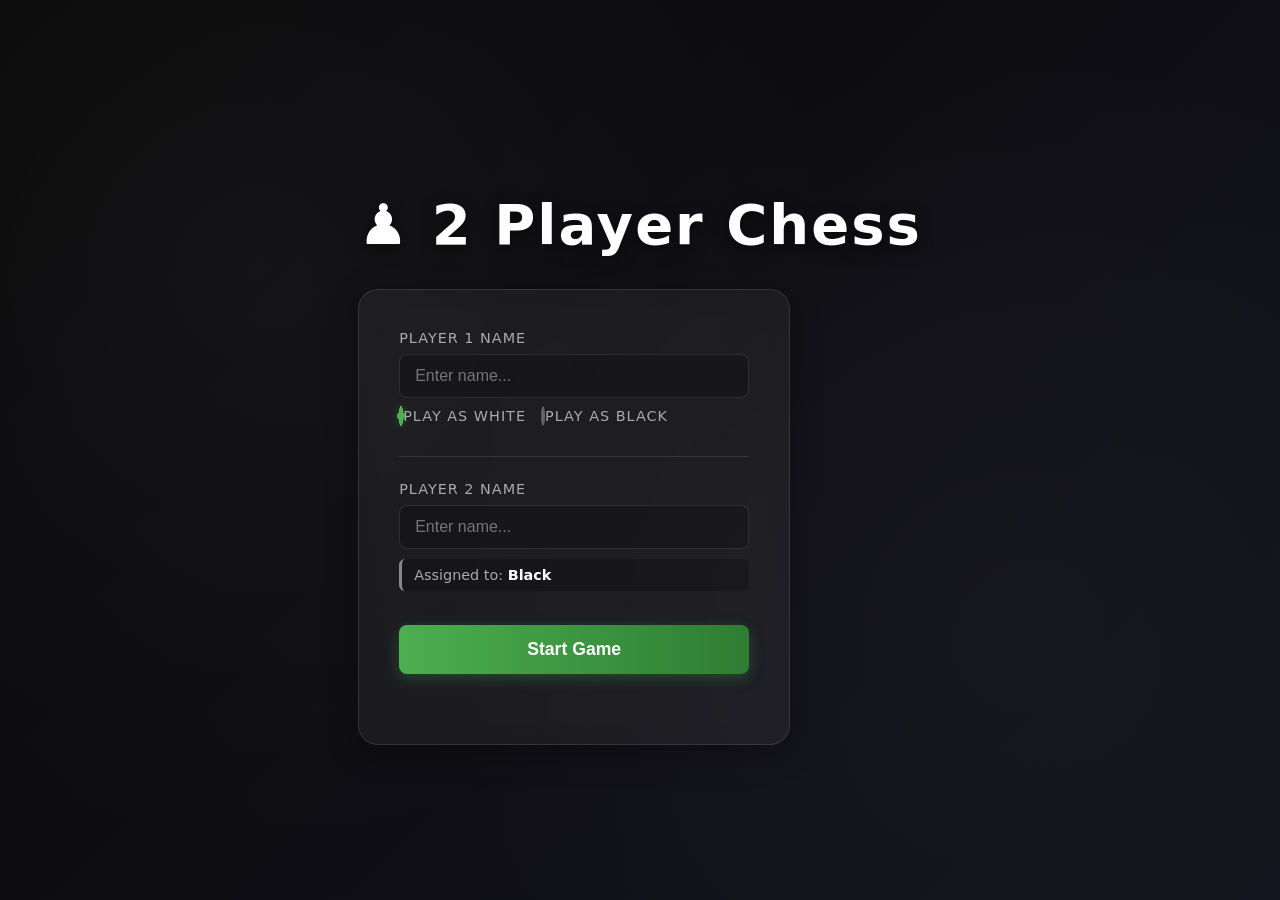
<file: index.html>
<!DOCTYPE html>
<html lang="en">
<head>
  <meta charset="UTF-8">
  <title>♟️ 2 Player Chess</title>
  <link rel="stylesheet" href="style.css">
</head>
<body class="landing-body fade-in">
  <div class="background-animation"></div>
  
  <div class="landing-container">
    <h1 class="landing-title">♟️ 2 Player Chess</h1>
    
    <div class="setup-card">
      <div class="input-group">
        <label for="player1">Player 1 Name</label>
        <input type="text" id="player1" placeholder="Enter name..." autocomplete="off">
        
        <div class="color-selection">
          <label class="radio-label">
            <input type="radio" name="p1color" value="white" checked>
            <span class="custom-radio white-radio"></span>
            Play as White
          </label>
          <label class="radio-label">
            <input type="radio" name="p1color" value="black">
            <span class="custom-radio black-radio"></span>
            Play as Black
          </label>
        </div>
      </div>

      <div class="divider"></div>

      <div class="input-group">
        <label for="player2">Player 2 Name</label>
        <input type="text" id="player2" placeholder="Enter name..." autocomplete="off">
        <div class="auto-color-display" id="p2ColorDisplay">
          Assigned to: <strong>Black</strong>
        </div>
      </div>

      <button id="startGameBtn" class="start-btn">Start Game</button>
      <div id="errorMsg" class="error-msg"></div>
    </div>
  </div>

  <script src="landing.js"></script>
</body>
</html>
</file>
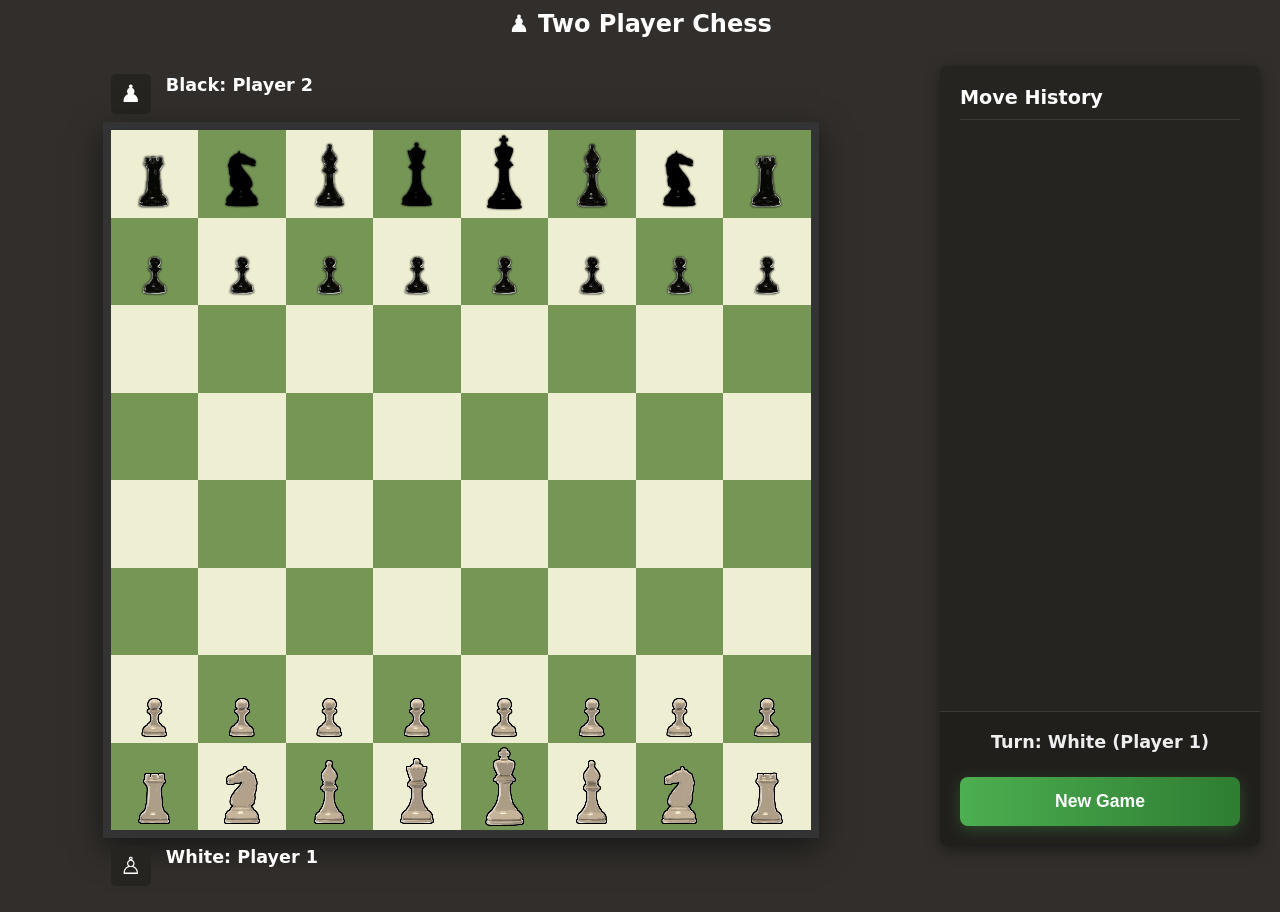
<file: chess.html>
<!DOCTYPE html>
<html lang="en">

<head>
    <meta charset="UTF-8">
    <title>Browser Chess Game</title>
    <link rel="stylesheet" href="style.css">
</head>

<body class="game-body fade-in">

    <h2 class="game-title">♟ Two Player Chess</h2>

    <div class="game-layout">

        <div class="board-area">
            <div class="player-profile top-profile">
                <div class="player-avatar">♟️</div>
                <div class="player-info-container">
                    <div class="player-name" id="blackPlayerDisplay">Player 2</div>
                    <div id="whiteCaptured" class="captured-pieces"></div>
                </div>
            </div>


            <div id="board"></div>

            <div class="player-profile bottom-profile">
                <div class="player-avatar">♙</div>
                <div class="player-info-container">
                    <div class="player-name" id="whitePlayerDisplay">Player 1</div>
                    <div id="blackCaptured" class="captured-pieces"></div>
                </div>
            </div>
        </div>

        <div class="sidebar-area">
            <div class="sidebar-section moves-section">
                <h2>Move History</h2>
                <div id="moveList"></div>
            </div>

            <div class="sidebar-section controls-section">
                <div id="checkWarning" class="check-warning hidden">⚠️ CHECK!</div>
                <h2 id="turnDisplay">Turn: White</h2>
                <button onclick="resetGame()" class="action-btn start-btn">New Game</button>
            </div>
        </div>

    </div>


    <div id="gameOverModal" class="modal-overlay hidden">
        <div class="modal-content">
            <h2 id="gameOverTitle">Checkmate!</h2>
            <p id="gameOverMessage">White wins.</p>
            <button onclick="closeModalAndReset()" class="action-btn start-btn">Play Again</button>
        </div>
    </div>

    <script src="script.js"></script>

</body>

</html>
</file>
<file: style.css>
body {
margin:0;
padding:0;
color:white;
font-family: system-ui, -apple-system, BlinkMacSystemFont, 'Segoe UI', Roboto, Oxygen, Ubuntu, Cantarell, sans-serif;
text-align:center;
}

.game-body {
  background:#312e2b;
  height: 100vh;
  display: flex;
  flex-direction: column;
  overflow: hidden;
  box-sizing: border-box;
}

.game-layout{
display:flex;
justify-content:center;
align-items:flex-start;
gap: 3vw;
flex: 1;
width: 100%;
padding: 2vh 20px;
box-sizing: border-box;
}

.board-area {
display:flex;
flex-direction:column;
align-items:center;
justify-content: center;
height: 100%;
flex: 1;
}

.player-profile {
display: flex;
align-items: center;
gap: 15px;
width: min(calc(100vh - 200px), 65vw);
padding: 8px 0;
text-align: left;
box-sizing: border-box;
}

.player-avatar {
width: 40px;
height: 40px;
background: #262421;
border-radius: 5px;
display: flex;
justify-content: center;
align-items: center;
font-size: 1.5rem;
}

.player-info-container {
display: flex;
flex-direction: column;
justify-content: center;
}

.player-name {
font-weight: bold;
font-size: 1.1rem;
color: #fff;
margin-bottom: 2px;
}

.captured-pieces {
display: flex;
gap: 2px;
min-height: 16px;
align-items: center;
color: #888;
font-size: 0.9rem;
}

.captured-icon {
width: 20px;
height: 20px;
object-fit: contain;
}

.sidebar-area {
width: 320px;
height: min(calc(100vh - 120px), 800px);
background: #262421;
border-radius: 8px;
display: flex;
flex-direction: column;
box-shadow: 0 4px 15px rgba(0,0,0,0.4);
overflow: hidden;
flex-shrink: 0;
}

.sidebar-section {
padding: 20px;
text-align: left;
}

.moves-section {
flex: 1;
overflow-y: auto;
border-bottom: 1px solid #3c3a38;
}

.moves-section h2 {
margin-top: 0;
font-size: 1.2rem;
color: #fff;
border-bottom: 1px solid #3c3a38;
padding-bottom: 10px;
}

.controls-section {
background: #211f1c;
display: flex;
flex-direction: column;
gap: 15px;
align-items: center;
padding: 20px;
}

#turnDisplay {
margin: 0;
font-size: 1.1rem;
color: #eee;
}

#board{
height: min(calc(100vh - 200px), 65vw);
width: min(calc(100vh - 200px), 65vw);
aspect-ratio: 1 / 1;
display:grid;
grid-template-columns:repeat(8,1fr);
grid-template-rows:repeat(8,1fr);
border:8px solid #333;
box-shadow: 0 10px 30px rgba(0,0,0,0.5);
}

.square{
position:relative;
display:flex;
justify-content:center;
align-items:center;
cursor:pointer;
}

.light{ background:#eeeed2; }
.dark{ background:#769656; }

.selected{
background: rgba(255, 255, 0, 0.4) !important;
}

.in-check {
background: radial-gradient(circle, rgba(255,0,0,0.8) 10%, rgba(255,0,0,0) 70%) !important;
animation: pulseCheck 1.5s infinite;
}

@keyframes pulseCheck {
  0% { box-shadow: inset 0 0 10px rgba(255,0,0,0.5); }
  50% { box-shadow: inset 0 0 25px rgba(255,0,0,0.8); }
  100% { box-shadow: inset 0 0 10px rgba(255,0,0,0.5); }
}

button{
margin-top:15px;
padding:12px 25px;
font-size:18px;
border:none;
border-radius:8px;
background:#4CAF50;
color:white;
cursor:pointer;
}

.piece{
width:100%;
height:100%;
cursor:grab;
object-fit:contain;
filter: drop-shadow(0 0 1px black);
}

.piece:active {
cursor:grabbing;
}

.dragging {
opacity:0.5;
}

.drag-over {
background: rgba(255, 255, 255, 0.4) !important;
}

.white-piece{
filter:
drop-shadow(1px 0 0 black)
drop-shadow(-1px 0 0 black)
drop-shadow(0 1px 0 black)
drop-shadow(0 -1px 0 black);
}

.move-dot{
width:20px;
height:20px;
background:rgba(0,0,0,0.4);
border-radius:50%;
position:absolute;
}


.landing-body {
  background: linear-gradient(135deg, #0a0a0a, #1a1a2e, #16213e);
  background-size: 400% 400%;
  animation: gradientBG 15s ease infinite;
  display: flex;
  justify-content: center;
  align-items: center;
  min-height: 100vh;
  margin: 0;
  padding: 0;
  overflow: hidden;
}

@keyframes gradientBG {
  0% { background-position: 0% 50%; }
  50% { background-position: 100% 50%; }
  100% { background-position: 0% 50%; }
}

.background-animation {
  position: absolute;
  top: 0; left: 0; width: 100%; height: 100%;
  background: radial-gradient(circle at 20% 30%, rgba(255,255,255,0.03) 0%, transparent 50%),
              radial-gradient(circle at 80% 70%, rgba(255,255,255,0.03) 0%, transparent 50%);
  z-index: 0;
  pointer-events: none;
}

.landing-container {
  position: relative;
  z-index: 1;
  text-align: center;
}

.landing-title {
  font-size: 3.5rem;
  margin-bottom: 2rem;
  color: #fff;
  text-shadow: 0 4px 15px rgba(0,0,0,0.5);
  letter-spacing: 2px;
}

.setup-card {
  background: rgba(255, 255, 255, 0.05);
  backdrop-filter: blur(10px);
  -webkit-backdrop-filter: blur(10px);
  border: 1px solid rgba(255, 255, 255, 0.1);
  border-radius: 20px;
  padding: 2.5rem;
  width: 350px;
  box-shadow: 0 8px 32px rgba(0, 0, 0, 0.3);
  text-align: left;
}

.input-group {
  margin-bottom: 1.5rem;
}

.input-group label {
  display: block;
  font-size: 0.9rem;
  color: #aaa;
  margin-bottom: 0.5rem;
  text-transform: uppercase;
  letter-spacing: 1px;
}

.input-group input[type="text"] {
  width: 100%;
  padding: 12px 15px;
  background: rgba(0, 0, 0, 0.2);
  border: 1px solid rgba(255, 255, 255, 0.1);
  border-radius: 8px;
  color: #fff;
  font-size: 1rem;
  outline: none;
  transition: all 0.3s ease;
  box-sizing: border-box;
}

.input-group input[type="text"]:focus {
  border-color: #4CAF50;
  box-shadow: 0 0 10px rgba(76, 175, 80, 0.3);
  background: rgba(0, 0, 0, 0.4);
}

.color-selection {
  display: flex;
  gap: 15px;
  margin-top: 10px;
}

.radio-label {
  display: flex;
  align-items: center;
  gap: 8px;
  cursor: pointer;
  font-size: 0.9rem;
  color: #ccc;
}

.radio-label input {
  display: none;
}

.custom-radio {
  width: 18px;
  height: 18px;
  border-radius: 50%;
  border: 2px solid rgba(255,255,255,0.3);
  position: relative;
  transition: all 0.3s ease;
}

.white-radio { background: #eee; }
.black-radio { background: #222; }

.radio-label input:checked + .custom-radio {
  border-color: #4CAF50;
  box-shadow: 0 0 8px rgba(76,175,80,0.6);
}
.radio-label input:checked + .custom-radio::after {
  content: '';
  position: absolute;
  top: 50%; left: 50%;
  transform: translate(-50%, -50%);
  width: 8px; height: 8px;
  border-radius: 50%;
  background: #4CAF50;
}

.divider {
  height: 1px;
  background: rgba(255,255,255,0.1);
  margin: 1.5rem 0;
}

.auto-color-display {
  margin-top: 10px;
  font-size: 0.9rem;
  color: #aaa;
  background: rgba(0,0,0,0.2);
  padding: 8px 12px;
  border-radius: 6px;
  border-left: 3px solid #888;
}

.auto-color-display strong {
  color: #fff;
}

.start-btn {
  width: 100%;
  padding: 14px;
  margin-top: 10px;
  background: linear-gradient(90deg, #4CAF50, #2E7D32);
  color: white;
  border: none;
  border-radius: 8px;
  font-size: 1.1rem;
  font-weight: bold;
  cursor: pointer;
  transition: all 0.3s ease;
  box-shadow: 0 4px 15px rgba(76, 175, 80, 0.3);
}

.start-btn:hover {
  transform: translateY(-2px);
  box-shadow: 0 6px 20px rgba(76, 175, 80, 0.5);
  background: linear-gradient(90deg, #45a049, #1b5e20);
}

.error-msg {
  color: #ff5252;
  font-size: 0.85rem;
  margin-top: 10px;
  min-height: 20px;
  text-align: center;
}


.fade-in {
  animation: fadeIn 0.5s ease forwards;
}

.fade-out {
  animation: fadeOut 0.5s ease forwards;
}

@keyframes fadeIn {
  from { opacity: 0; transform: translateY(10px); }
  to { opacity: 1; transform: translateY(0); }
}

@keyframes fadeOut {
  from { opacity: 1; transform: translateY(0); }
  to { opacity: 0; transform: translateY(-10px); }
}


.player-info {
  font-size: 1.2rem;
  font-weight: bold;
  margin: 10px 0;
  color: #ddd;
  background: #2a2a2a;
  padding: 8px 16px;
  border-radius: 8px;
  box-shadow: 0 2px 5px rgba(0,0,0,0.3);
}

.hidden {
  display: none !important;
}

.game-title {
  margin: 10px 0;
}


.modal-overlay {
  position: fixed;
  top: 0; left: 0; width: 100%; height: 100%;
  background: rgba(0, 0, 0, 0.7);
  backdrop-filter: blur(5px);
  display: flex;
  justify-content: center;
  align-items: center;
  z-index: 1000;
  opacity: 1;
  transition: opacity 0.3s ease;
}

.modal-overlay.hidden {
  opacity: 0;
  pointer-events: none;
}

.modal-content {
  background: #222;
  border: 1px solid rgba(255,255,255,0.1);
  padding: 30px 40px;
  border-radius: 15px;
  text-align: center;
  box-shadow: 0 10px 40px rgba(0,0,0,0.8);
  transform: translateY(0);
  transition: transform 0.3s ease;
}

.modal-overlay.hidden .modal-content {
  transform: translateY(-20px);
}

#gameOverTitle {
  font-size: 2.5rem;
  margin: 0 0 10px 0;
  color: #fff;
}

#gameOverMessage {
  font-size: 1.2rem;
  color: #ccc;
  margin-bottom: 25px;
}

.check-warning {
  color: #ff4444;
  font-weight: bold;
  font-size: 1.5rem;
  margin-bottom: 5px;
  animation: pulseCheckWarning 1s infinite alternate;
  text-shadow: 0 0 10px rgba(255, 68, 68, 0.6);
  letter-spacing: 2px;
}

@keyframes pulseCheckWarning {
  0% { transform: scale(1); opacity: 0.8; }
  100% { transform: scale(1.1); opacity: 1; text-shadow: 0 0 20px rgba(255, 68, 68, 1); }
}
</file>
